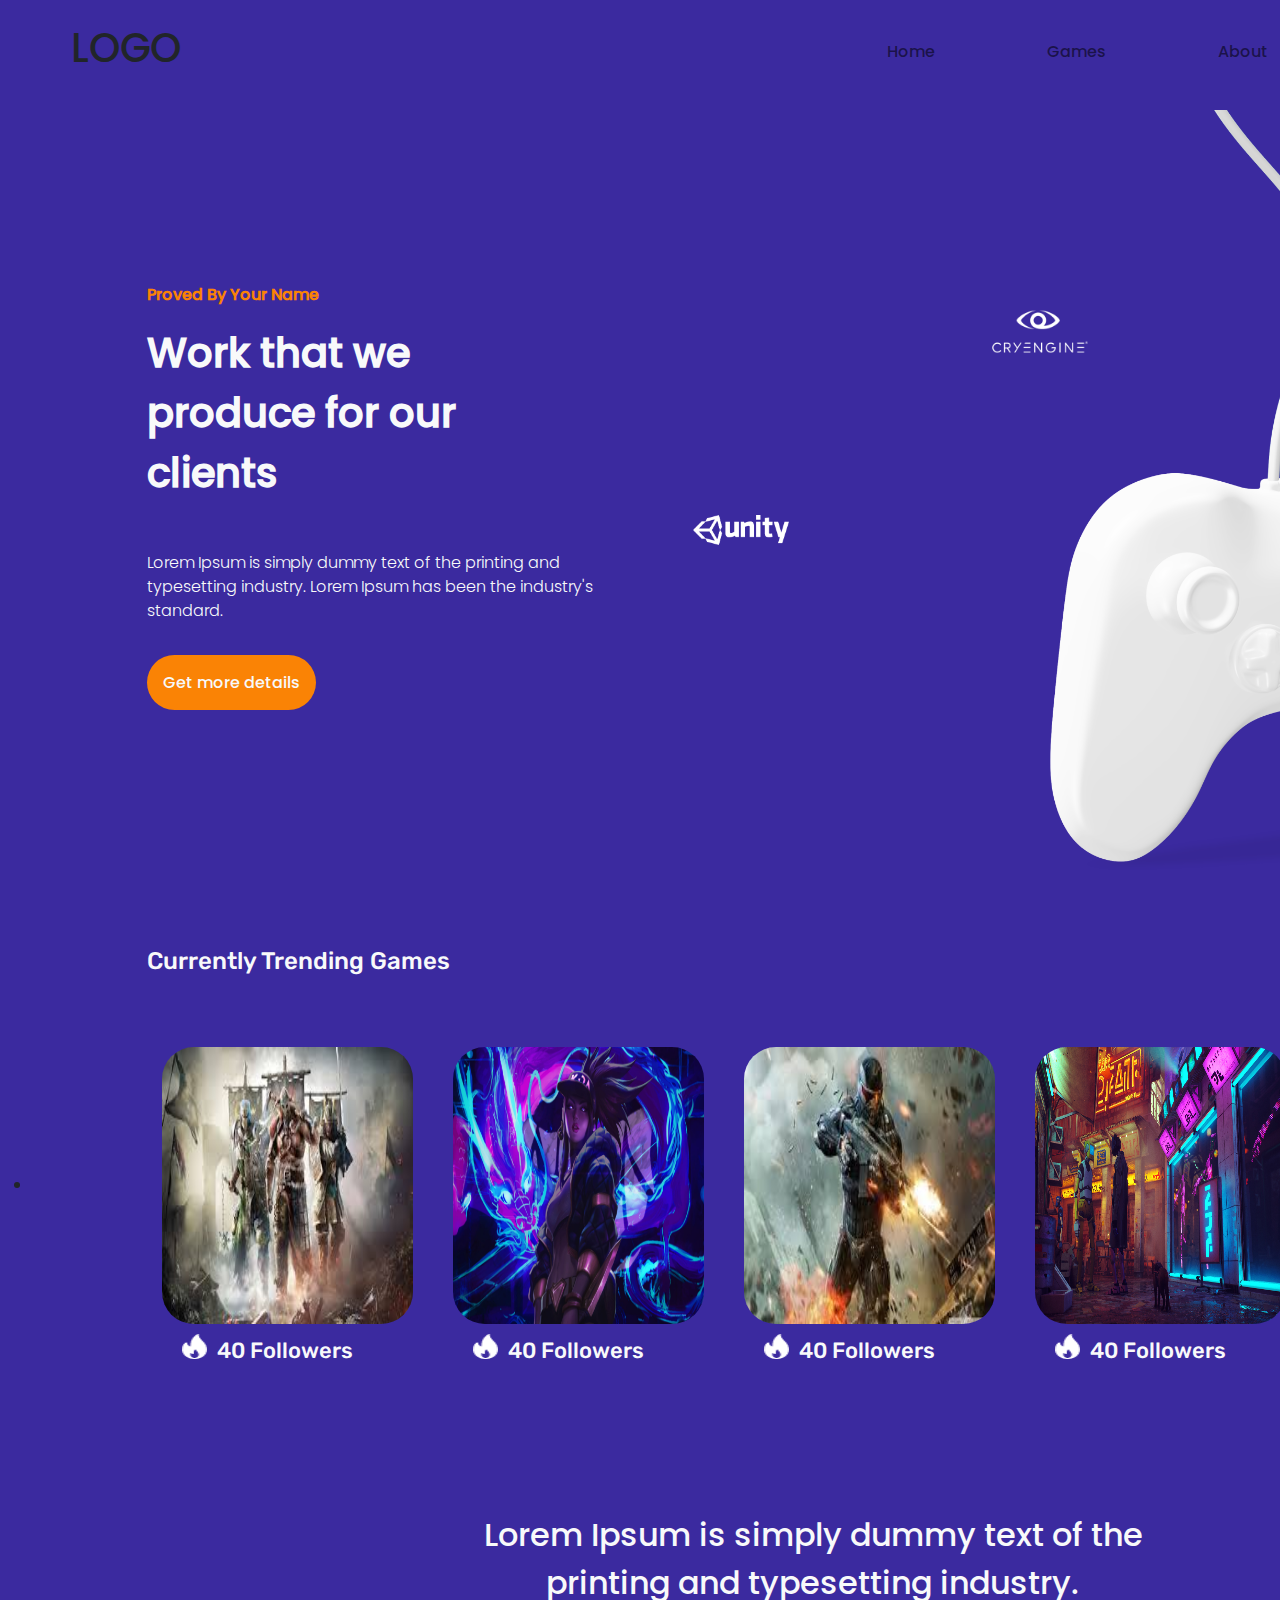
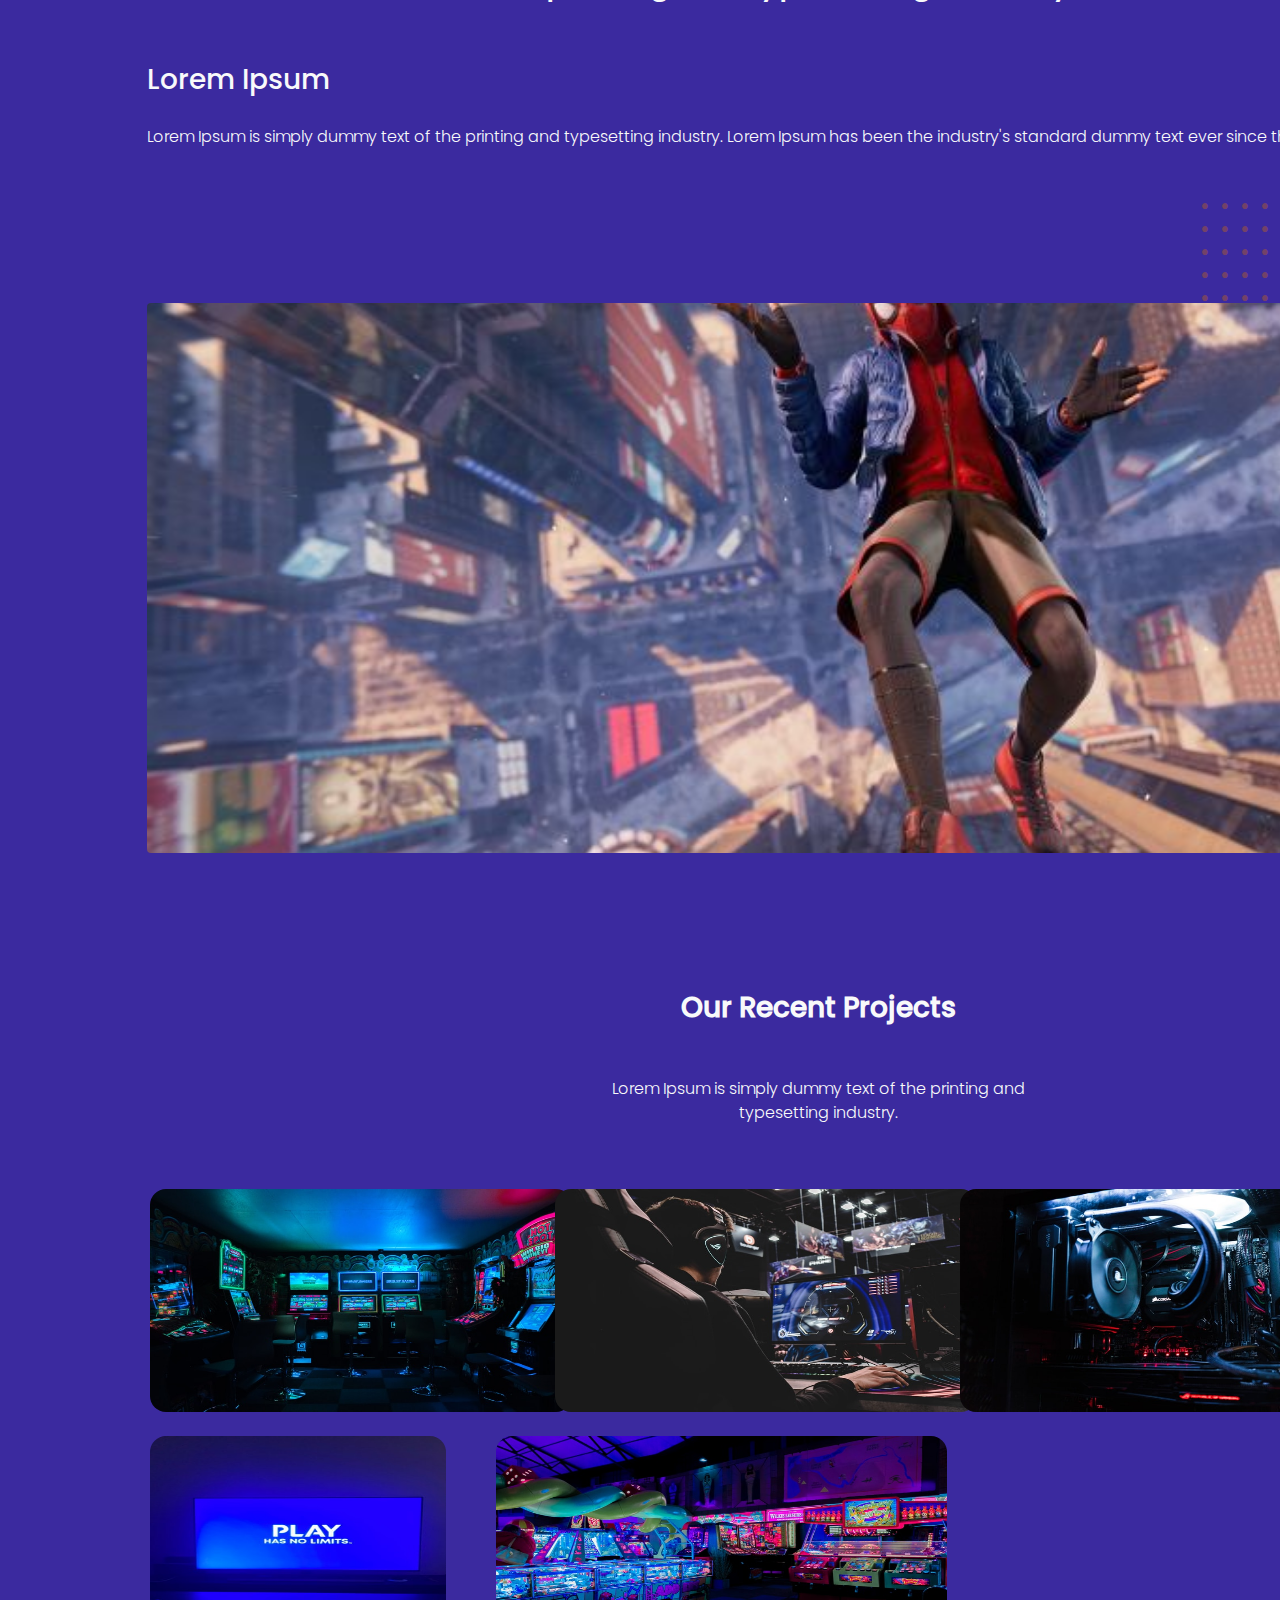
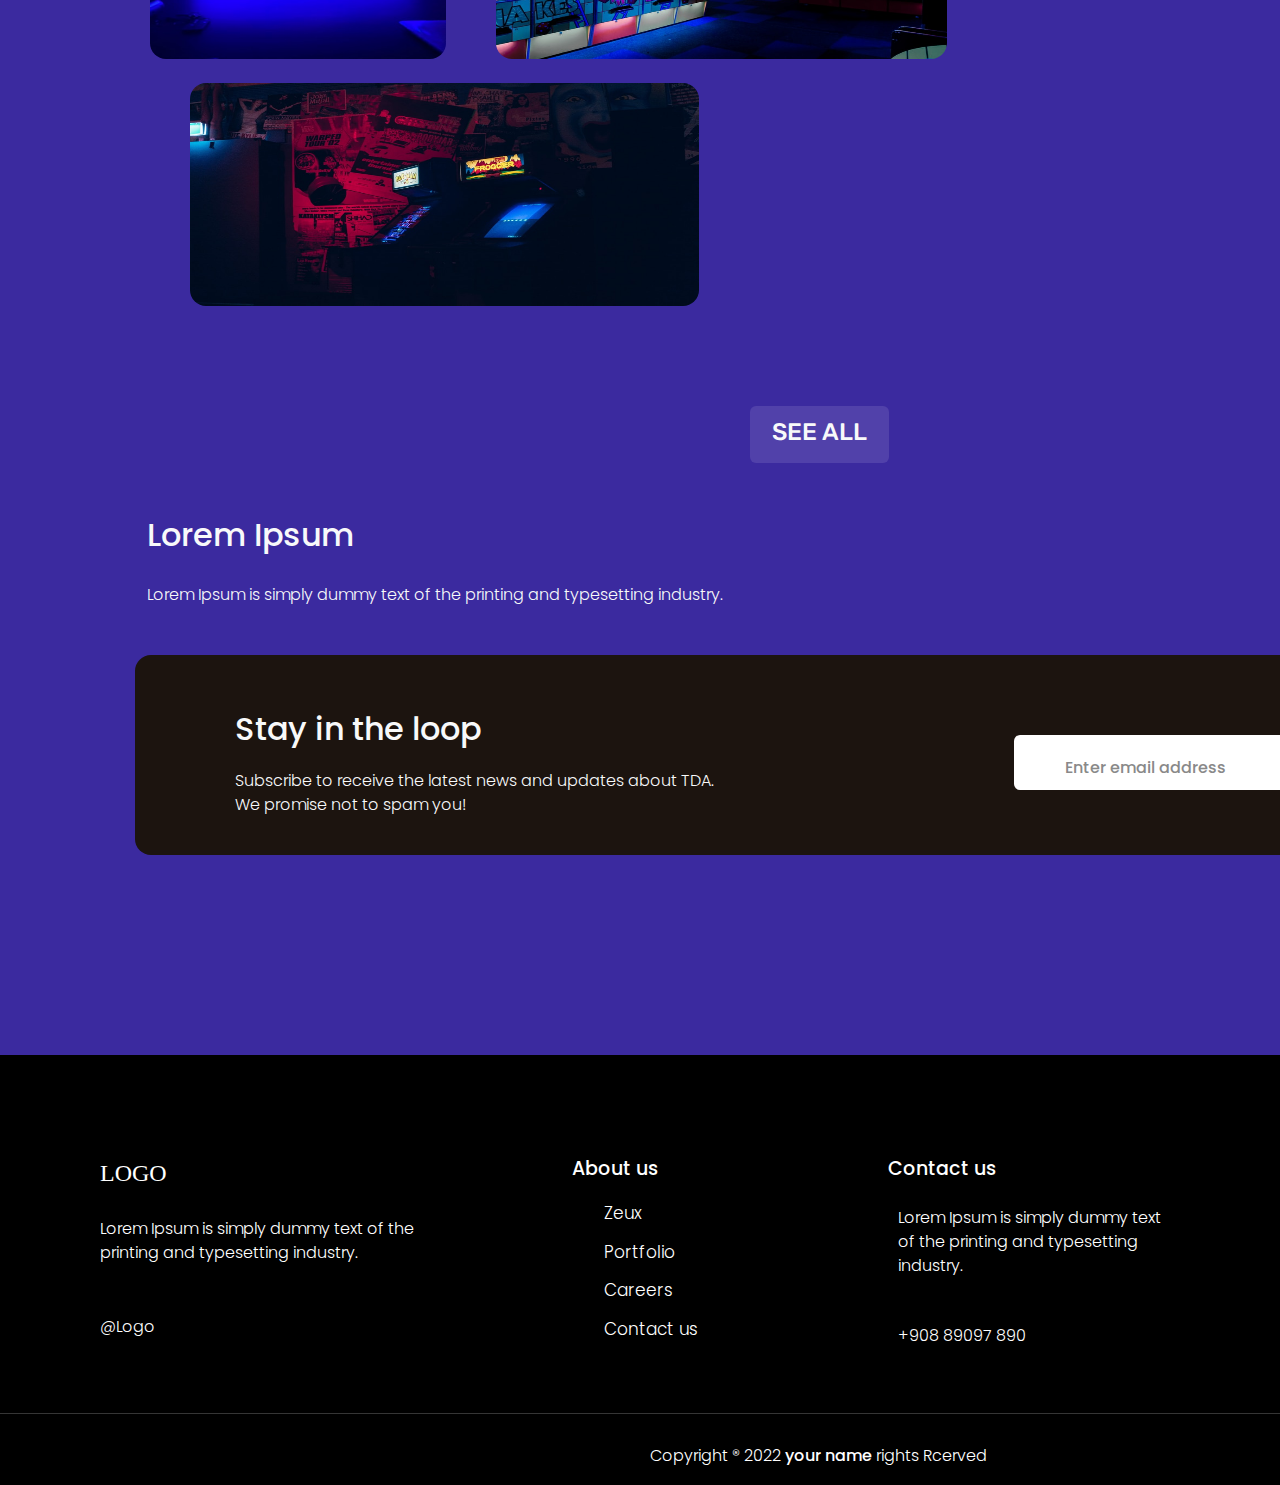
<file: index.html>
<!DOCTYPE html>
<html lang="en" xmlns="http://www.w3.org/1999/html">
  <head>
    <meta charset="UTF-8" />
    <meta name="viewport" content="width=device-width, initial-scale=1.0" />
    <link rel="stylesheet" href="./styles/bootstrap/bootstrap.css">
    <link rel="stylesheet" href="./styles/bootstrap/bootstrap.min.css">
    <link rel="stylesheet" href="./styles/style.css">
    <!-- description -->
    <!-- link style -->
    <!-- favicon -->
    <title>GAMiFY - Home</title>
  </head>
  <body>
    <header class="container-fluid d-flex">
      <h1 class="logo align-content-center mt-4 ">LOGO</h1>
      <nav class="navbar navbar-expand-lg mt-4">
        <button class="navbar-toggler" type="button" data-toggle="collapse" data-target="#navbarNav" aria-controls="navbarNav" aria-expanded="false" aria-label="Toggle navigation">
          <span class="navbar-toggler-icon"></span>
        </button>
        <div class="collapse navbar-collapse">
          <ul class="d-flex navbar-nav">
            <li class="nav-item active mx-5 list">
              <a class="nav-link " href="#">Home</a>
            </li>
             <li class="nav-item active mx-5 list">
              <a class="nav-link" href="#">Games</a>
            </li>
             <li class="nav-item active mx-5 list">
              <a class="nav-link" href="#">About</a>
            </li>
             <li class="nav-item active mx-5 list">
              <a class="nav-link " href="#">News</a>
            </li>
             <li class="nav-item active mx-5">
              <a class="nav-link w-131.66 light h-41.34 px-5  rounded" href="#">Light</a>
            </li>
          </ul>
        </div>
      </nav>
    </header>
    <main>
    <div class="d-flex">
    <section class=" textbox text-lg-start text-center  align-items-sm-center  ">
      <p class="fs-6 prove fw-bold">Proved By Your Name</p>
      <h1 class="work fs-1 fw-bold text-light lh-base">Work that we<br class="d-none d-sm-block"> produce <br class="d-md-none d-block">for our<br class="d-none d-sm-block"> clients</h1>
      <p class="dummy text-light mt-sm-5 mt-2 mb-sm-5 mb-4 ">Lorem Ipsum is simply dummy text of the<br class="d-md-none d-block"> printing and <br class="d-none d-sm-block">typesetting industry. Lorem Ipsum<br class="d-md-none d-block"> has been the industry's<br class="d-none d-sm-block"> standard.</p>
      <a href="./games.html" class="detail text-decoration-none text-light p-3 rounded-5 mt-5">Get more details</a>
    </section>
    <img src="./assets/images/5994a73fb7debb6a504c5dfe9e16fc7e.png" alt="unity" class="unity d-none d-lg-flex">
    <section class="imgbox d-flex ms-sm-0">
      <img src="./assets/images/922ee7fe64427cb8f360647aacf513e4.png" alt="cry" class="cry  d-none d-lg-flex">
      <img src="./assets/images/7574eba020cb0c7fddd36f74c17ab9e2.png" alt="unreal" class="unreal  d-none d-lg-flex">
    </section>
    <img src="./assets/images/4aed1bc4524c8c056b1d97bb57a48953.png" alt="game" class="game d-none d-sm-flex position-absolute  ">
    </div>
    <section class="d-flex mt-md-5 txt">
      <p class="trend text-light fs-4 ">Currently Trending Games</p>
      <p class="all d-none d-lg-flex rounded-2 p-2 text-light">SEE ALL</p>
    </section>
    <ul class="imglist">
      <li>
        <div class="container ms-0 p-0 mt-5">
          <div class="row">
            <div class=" col-xs-12 col-sm-6 col-lg-3" >
              <img src="./assets/images/56905d8aead565a99461edee86e24d27.jpg" alt="1" class="first rounded-5">
               <div class="d-flex d-lg-inline-flex">
                  <img src="./assets/images/Vector.png" alt="fire" class="fire1 text-light" >
                  <p class="followers text-light ">40 Followers</p>
               </div>
            </div>
            <div class="col-xs-12 col-sm-6 col-lg-3" >
              <img src="./assets/images/2632d80603fc629f3a90af2f71e77160.jpg" alt="2" class="therest  rounded-5 ">
               <div class="d-flex d-lg-inline-flex">
                  <img src="./assets/images/Vector.png" alt="fire" class="fire text-light" >
                  <p class="followers text-light">40 Followers</p>
               </div>
            </div>
            <div class=" col-xs-12 col-sm-6 col-lg-3 ">
              <img src="./assets/images/067aa0e4760746af800ca04d242d4981.jpg" alt="3" class="therest rounded-5 ">
              <div class="d-flex d-lg-inline-flex">
                <img src="./assets/images/Vector.png" alt="fire" class="fire text-light" >
                <p class="followers text-light">40 Followers</p>
              </div>
            </div>
            <div class="col-xs-12 col-sm-6 col-lg-3" >
              <img src="./assets/images/6d5e0990a67102e0ba74574d569aa036.jpg" alt="4" class="therest  rounded-5 ">
              <div class="d-flex d-lg-inline-flex">
                <img src="./assets/images/Vector.png" alt="fire" class="fire text-light" >
                <p class="followers text-light">40 Followers</p>
              </div>
            </div>
          </div>
        </div>
      </li>
    </ul>

    <p class="dummylorem text-light text-center fs-2">Lorem Ipsum is simply dummy text <br class="d-block d-sm-none">of<br class="d-lg-none d-md-block d-none "> the<br class="d-lg-block d-none"> printing and typesetting <br class="d-block d-sm-none">industry.</p>
    <section class="txtbox">
      <p class="lorem mb-4 text-light fs-3">Lorem Ipsum</p>
      <p class="nextlorem text-light">Lorem Ipsum is simply dummy text of the printing and <br class="d-block d-sm-none">typesetting <br class="d-none d-md-block d-lg-none">industry. Lorem Ipsum has been the <br class="d-sm-none d-block">industry's standard dummy text<br class="d-none d-md-block d-lg-none"> ever since the 1500s,</p>
    </section>
    <section>
      <div class="dots d-none d-lg-block p-0">
      <p class="dot p-0 fs-1 mt-1">. . . . . . . . . .</p>
      <p class="dot p-0 fs-1 mt-1">. . . . . . . . . .</p>
      <p class="dot p-0 fs-1 mt-1">. . . . . . . . . .</p>
      <p class="dot p-0 fs-1 mt-1">. . . . . . . . . .</p>
      <p class="dot p-0 fs-1 mt-1">. . . . . . . . . .</p>
      <p class="dot p-0 fs-1 mt-1">. . . . . . . . . .</p>
      </div>
      <div  class="spiderman rounded-1 border-black position-absolute mt-0"></div>
    </section>
    <section class="txtbox2 text-light text-center">
      <p class="projects fw-bolder fs-3">Our Recent Projects</p>
      <p class="lorem3 mt-5 fs-6">Lorem Ipsum is simply dummy text of the printing and typesetting industry. </p>
    </section>
    <div class="container imgs">
      <div class="row imgs">
          <div class="col-xs-12 col-sm-6 col-lg-4 mt-4"><img src="./assets/images/1.jpg" alt="1" class="ph1 rounded-4"></div>
          <div class="col-xs-12 col-sm-6 col-lg-4 mt-4"><img src="./assets/images/2.jpg" alt="2" class="ph2 rounded-4"></div>
          <div class="col-xs-12 col-sm-6 col-lg-4 mt-4"><img src="./assets/images/3.jpg" alt="3" class="ph3 rounded-4"></div>
          <div class="col-xs-12 col-sm-6 col-lg-4 mt-4 d-sm-block d-none div4"><img src="./assets/images/4.jpg" alt="4" class="ph4 rounded-4"></div>
          <div class="col-xs-12 col-sm-6 col-lg-4 div5 mt-4 d-sm-block d-none div5"><img src="./assets/images/5.jpg" alt="5" class="ph5 rounded-4"></div>
          <div class="col-xs-12 col-sm-6 col-lg-4 mt-4 d-sm-block d-none"><img src="./assets/images/6.jpg" alt="6" class="ph6 rounded-4"></div>
      </div>
    </div>
    <p class="all2 rounded-2 p-2 text-light text-center fs-4">SEE ALL</p>
    <section class="txtbox3 text-light text-center mt-5 text-lg-start mb-5">
      <p class="lorem mb-4 fs-2">Lorem Ipsum</p>
      <p class="nextlorem">Lorem Ipsum is simply dummy text of the printing and typesetting industry.</p>
    </section>
    <section class="blackbox d-block d-lg-flex rounded-4">
      <div class="txtbox4 text-light">
        <p class="lorem fs-2">Stay in the loop</p>
        <p class="nextlorem">Subscribe to receive the latest news and<br class="d-block d-md-none"> updates about TDA.<br>
          We promise not to spam you!</p>
      </div>
      <div class="email bg-white rounded-2">
        <form action="/submit_email" method="post">
          <input class="write border border-white fs-6" type="email" name="email" id="email" placeholder="Enter email address" required>
          <input type="submit" value="Continue" class="btn rounded-2 text-light fs-6 position-absolute">
        </form>
      </div>
    </section>
  </main>
    <footer>
      <div class="d-flex">
            <div style="padding-top:100px">
              <p class="firstlogo">LOGO</p>
              <p class="lorem4">Lorem Ipsum is simply<br class="d-none d-md-block d-lg-none"> dummy text of the<br class="d-none d-md-block d-lg-none"> printing and typesetting<br class="d-none d-md-block d-lg-none"> industry. </p>
              <p class="secondlogo">@Logo</p>
            </div>
            <div style="padding-top: 100px; margin-left: 100px;">
              <p class="us">About us</p>
              <ul class="uslist">
                <li class="item">Zeux</li>
                <li class="item">Portfolio</li>
                <li class="item">Careers</li>
                <li class="item">Contact us</li>
              </ul>
            </div>
            <div style="padding-top: 100px; margin-left: 100px;">
              <p class="us" style="width: 200px; margin-left: 90px;">Contact us</p>
              <p class="lorem4" style="width: 280px;">Lorem Ipsum is simply dummy text of the printing and typesetting industry. </p>
              <p class="secondlogo" style="margin-top: 60px;">+908 89097 890</p>
            </div>
            <div class="d-flex">
              <div>
                <img src="./assets/images/Ellipse 1.png" alt="" class="firstcircle">
                <img src="./assets/images/facebook 1.png" alt="" class="facebook">
              </div>
              <div>
                <img src="./assets/images/Ellipse 1.png" alt="" class="circle2">
                <img src="./assets/images/instagram 1.png" alt="" class="instagram">
              </div>
              <div>
                <img src="./assets/images/Ellipse 1.png" alt="" class="circle3">
                <img src="./assets/images/twitter 1.png" alt="" class="twt">
              </div>
              <div>
                <img src="./assets/images/Ellipse 1.png" alt="" class="circle4">
                <img src="./assets/images/linkedin 1.png" alt="" class="in">
              </div>
            </div>
        </div>
      </div>
      <hr style="margin-top: 50px; color: #D2D2D2;">
      <p class="copy">Copyright ® 2022<span style="font-family: myFont;"> your name</span> rights Rcerved</p>
    </footer>
  </body>
</html>
</file>
<file: styles/style.css>
* {
  padding: 0;
  margin: 0;

  box-sizing: border-box;
}

/* 2. we use :root for default variables */
:root {
  /* --"somekey-attr": "somevalue" i.e : */
  --black-700: #000;
  --banafsh: #3B2A9F;
  --narenji: #FA8305;
  --banafshkam:#5141AA;
  --ghahveii:#DC700059;
  --siah:#1C140F;
  --khakstri:#898989;


}
/* 3. and we use it like this */
.elementOne {
  /* var(--"somekey-attr") */
  background-color: var(--black-700);
  background-color: var(--banafsh);
  background-color: var(--banafshkam);
  background-color: var(--ghahveii);
  background-color: var(--narenji);
  background-color: var(--siah);
  background-color: var(--khakstri);
}

@font-face{
  font-family: myFont;
  src: url("/assets/fonts/Poppins-Medium.ttf") format('truetype');
}
@font-face{
  font-family: myFontlight;
  src: url("/assets/fonts/Poppins-Light.ttf") format('truetype');
}

body{
    background-color: var(--banafsh);
  font-family: myFont;
  width: 1700px;

}
.light{
  background-color: var(--narenji);
}

@media (min-width: 768px){

.logo{
margin-right: 650px;
  margin-left: 59px;
}}
@media (max-width: 480px){

.logo{
margin-right: 400px;
  margin-left: 20px;
}}
@media (max-width: 768px){

.logo{
margin-right: 670px;
  margin-left: 32px;
}}
.list{
  position: relative;
  display: inline-block;
}
.list::before{
  content: "";
  position: absolute;
  bottom: -2px;
  left: -100%;
  width: 100%;
  height: 2px;
  background-color: var(--narenji);
  transform: scaleX(0);
  transition: transform 0.3s, left 0.3s;
}
.list:hover::before{
  transform: scaleX(1);
  left: 0;
}

@media(max-width: 480px){

.textbox{
width: 392px;
height: 351px;
margin-left: 44px;
  margin-top: 50px;

}}
@media (max-width: 992px){

.textbox{
width: 527px;
height: 501px;
margin-top: 903px;
margin-left: 147px;

}}
@media (min-width: 992px) {
  .textbox{
    margin-top: 203px;
    margin-left: 147px;
    margin-bottom: 200px;
  }
}
.unity{
  width: 96px;
  height: 30px;
  margin-top: 435px;
  margin-left: 100px;
}
.cry{
  width: 101px;
  height: 99px;
  margin-top: 202px;
  margin-left: 200px;
}
.unreal{
   width: 59px;
  height: 64px;
  margin-left: 250px;
  margin-top: 202px;
}
.game{
   width: 806px;
  height: 761px;
  margin-left:1050px ;
  margin-top: 30px;
}
@media (max-width: 992px) {
  .game{
    margin-left: 180px;
  }
}
.prove{
  color: var(--narenji);
}
.dummy{
  font-family: myFontlight;
}
.detail{
  background-color: var(--narenji);
}
@font-face {
  font-family: rubik;
  src: url("/assets/fonts/Rubik-Medium.ttf")format("truetype");
}
.all{
  background-color: var(--banafshkam);
  font-family: rubik;
  margin-left: 1000px;
}
.trend{
  font-family: rubik;
  margin-left: 147px;

}
@media (max-width: 992px) {
  .txt{
    margin-left: 127px;
  }
}
.first{
  margin-left: 147px;
  width: 251px;
  height: 277px;
}
.therest{
  margin-left: 130px;
  width: 251px;
  height: 277px;
}
.fire1{
  margin-left: 195px;
  margin-top: 10px;
  width: 25px;
  height: 25px;
   transition: all 0.3s;
}
.followers{
  margin-top: 10px;
  margin-left: 10px;
  font-family: rubik;
  width: 136px;
  height: 41px;
  font-size: 22px;

}
.fire{
  margin-left: 190px;
  margin-top: 10px;
  width: 25px;
  height: 25px;
   transition: all 0.3s;

}
.followers:hover + .fire{
  width: 50px;
  height: 50px;
}
.followers:hover + .fire1{
  width: 50px;
  height: 50px;
}

@media (max-width: 480px) {
  .therest{
    margin-left: 250px;
    margin-top: 20px;
  }
}
@media (max-width: 480px) {
  .first{
    margin-left: 250px;
    margin-top: 30px;
  }
}
@media (max-width: 480px) {
  .fire1{
    margin-left: 280px;
  }
  .fire{
    margin-left: 280px;
  }
}

@media (min-width: 481px) {
  .first{
    margin-left:130px;
  }
  .fire1{
    margin-left: 150px;
  }
  .fire{
    margin-left: 150px;
  }
}
.dummylorem{
  width: 826px;
  height: 132px;
  margin-left: 400px;
  margin-top: 120px;
}
@media (max-width: 992px) {
  .dummylorem{
    margin-left: 50px;
  }

}
.txtbox{
  margin-left: 147px;
}
.nextlorem{
  font-family: myFontlight;
}
@media (max-width: 992px) {
  .txtbox{
    margin-left: 200px;
  }
}
.spiderman{
  width: 1350px;
  height: 550px;
  margin-left: 147px;
  background-image: url("/assets/images/bda8f371503fa58f7e526fe7b0cd55c9.jpg");
  background-repeat: no-repeat;
  background-size: 1500px;
  background-position:0 40%;
}
@media (max-width: 992px) {
  .spiderman{
    width: 573px;
    height: 462px;
    background-position:unset;
    background-size: 573px;
    margin-left:200px ;
  }
}

@media (max-width: 480px) {
  .spiderman{
    width: 452px;
    height: 388px;
    background-position:unset;
    background-size: 452px;
    margin-left:200px ;
  }
}
.dot{
  color:var(--ghahveii);
  width: 300px;
  height: 7px;
}
.dots{
  position: -ms-device-fixed;
  margin-left: 1200px;
}
@media(min-width: 993px){
.txtbox2{
  margin-top: 700px;
  width: 497px;
  height: 128px;
  margin-left: 570px;
  margin-bottom: 50px;
}}
@media (max-width: 480px) {
  .txtbox2{
    margin-left: 190px;
    margin-top: 400px;
    height: 128px;
    width: 449px;
  }

}

@media (max-width: 992px) {
  .txtbox2{
    width: 497px;
    height: 128px;
    margin-left: 203px;
    margin-top: 400px;


  }

}

.lorem3{
  font-family: myFontlight;
}
.imgs{
  margin-left: 0;
  margin-top: 30px;
}
.ph1{
  width: 422px;
  height: 223px;

}
.ph2{
  width: 422px;
  height: 223px;
  margin-left: 50px;
}
.ph3{
  width: 402px;
  height: 223px;
  margin-left: 100px;
}
.ph4{
  width: 296px;
  height: 223px;
}
@media (min-width: 993px) {
  .div4{
    width: 296px;
    height: 223px;
  }
  .div5{
    width: 451px;
    height:223px ;
    margin-left: 50px;
}
  .imgs{
    margin-left: 63px;
  }
}
.ph5{
  width: 451px;
  height: 223px;
  margin-left: 50px;
  margin-left: 0;

}
.ph6{
  width: 509px;
  height: 223px;
  margin-left: 40px;
}
@media (max-width: 992px) {
  .ph1{
    width: 352px;
    height: 223px;
    margin-left: 120px;
  }
  .ph2{
    width: 280px;
    height: 223px;
    margin-left: 140px;
  }
  .ph3{
    width: 305px;
    height: 223px;
    margin-left: 120px;
  }
  .ph4{
     width: 335px;
    height: 223px;
    margin-left: 90px;
  }
  .ph5{
     width: 246px;
    height: 223px;
    margin-left: 120px;
    margin-right:0 ;
  }
  .ph6{
     width: 401px;
    height: 223px;
    margin-left: 80px;

  }
  .div5{
    padding: 0;
    width: 300px;
  }
}

@media (max-width: 480px) {
  .ph1{
    width: 401px;
    height: 223px;
    margin-left: 200px;
  }
  .ph2{
    width: 401px;
    height: 223px;
    margin-left: 200px;
  }
  .ph3{
    width: 401px;
    height: 223px;
    margin-left: 200px;
  }
}
.all2{
  margin-left: 750px;
  margin-top: 100px;
  font-family: rubik;
  width: 139px;
  height: 57px;
  background-color: var(--banafshkam);
}
.txtbox3{
  margin-left: 147px;
}
@media (max-width: 992px) {
  .all2{
    margin-left: 400px;
  }
  .txtbox3{
    margin-left: 130px;
    width: 672px;
    height: 129px;
  }
}
@media (max-width: 480px) {
  .all2{
    margin-left: 330px;
  }
  .txtbox3{
    margin-left: 175px;
    width: 443.06px;
    height: 129px;
  }
}
.blackbox{
  background-color: var(--siah);
  width: 1350px;
  height: 200px;
  margin-left: 135px;
  padding-bottom: 50px;
}
.email{
  height: 55px;
  width: 386px;
  margin-right: 10px;
  margin-top: 80px;
  margin-left: 200px;
}
.write{
  margin-top: 20px;
  margin-left: 50px;
}
::placeholder{
  color: var(--khakstri);
}
.btn{
  background-color: var(--narenji);
  width: 105px;
  height: 37px;
  border: var(--narenji);
  margin-left: 20px;
  margin-top: 10px;

}
.txtbox4{
  margin-left: 100px;
  margin-top: 50px;
  margin-right: 100px;
}

@media (max-width: 992px) {
  .blackbox{
    width: 670px;
    height: 280px;
  }
  .txtbox4{
    margin-left: 25px;
    padding-top: 30px;
  }
  .email{
    margin-left: 25px;
    margin-top: 50px;
    width: 606px;
    height: 48px;
  }
  .btn{
    width: 164.98px;
    height: 37px;
    margin-left: 140px;
    margin-top: 5px;
  }
  .write{
    margin-left: 90px;
    margin-top: 12px;
  }
}
@media (max-width: 480px) {
  .blackbox{
    width: 434px;
    height: 297px;
    margin-left: 180px;
  }
  .txtbox4{
    margin-left: 35px;
    padding-top: 30px;
    width: 350px;
    text-align: center;
  }
  .email{
    margin-left: 25px;
    margin-top: 50px;
    width: 378px;
    height: 48px;
  }
  .btn{
    width: 135px;
    height: 37px;
    margin-left: 0px;
    margin-top: 5px;

  }
  .write{
    margin-left: 35px;
    margin-top: 12px;
  }
}
footer{
  background-color:#000;
  margin-top: 200px;
  height: 430px;
  width: 1700px;
}
.firstlogo{
  color:white;
  width: 68px;
  height: 37px;
  margin-left: 100px;
  font-size: 24px;
  font-family: poppins;

}
.lorem4{
  color:white;
  margin-left: 100px;
  width: 372px;
  height: 58px;
  font-size: 16px;
  font-family: myFontlight;
  margin-top: 25px;
}
.secondlogo{
  color:white;
  margin-left: 100px;
  font-size: 16px;
  font-family: myFontlight;
  width: 196px;
  height: 23px;
  margin-top: 40px;
}
.us{
  color: white;
  width: 100px;
  height: 26px;
  font-size: 19px;
  margin-bottom: 20px;


}
.uslist{
  color: white;
  list-style-type: none;
}
.item{
  margin-bottom: 13px;
  font-size: 17px;
  font-family: myFontlight;
}
.firstcircle{
 position: absolute;
 width: 50px;
 height: 50px;
 margin-left: 200px;
 margin-top: 260px;
}
.facebook{
  margin-left: 218px;
  margin-top: 275px;
  width: 15px;
  height: 15px;
  position: absolute;
}
.circle2{
  position: absolute;
  width: 50px;
  height: 50px;
  margin-top: 260px;
  margin-left: 250px;
}
.instagram{
  margin-top: 275px;
  width: 15px;
  height: 15px;
  position: absolute;
  margin-left: 268px;
}
.circle3{
  position: absolute;
  width: 50px;
  height: 50px;
  margin-top: 260px;
  margin-left: 300px;
}
.twt{
  margin-top: 275px;
  width: 15px;
  height: 15px;
  position: absolute;
  margin-left: 318px;
}
.circle4{
  position: absolute;
  width: 50px;
  height: 50px;
  margin-top: 260px;
  margin-left: 350px;
}
.in{
  margin-top: 275px;
  width: 15px;
  height: 15px;
  position: absolute;
  margin-left: 368px;
}
.copy{
  width: 350px;
  height: 25px;
  margin-top: 30px;
  font-family: myFontlight;
  color: white;
  margin-left: 650px;
}
.first:hover{
  transition: opacity 0.3;
  opacity: 0.7;
}
.therest:hover{
  transition: opacity 0.3;
  opacity: 0.7;
}
</file>
